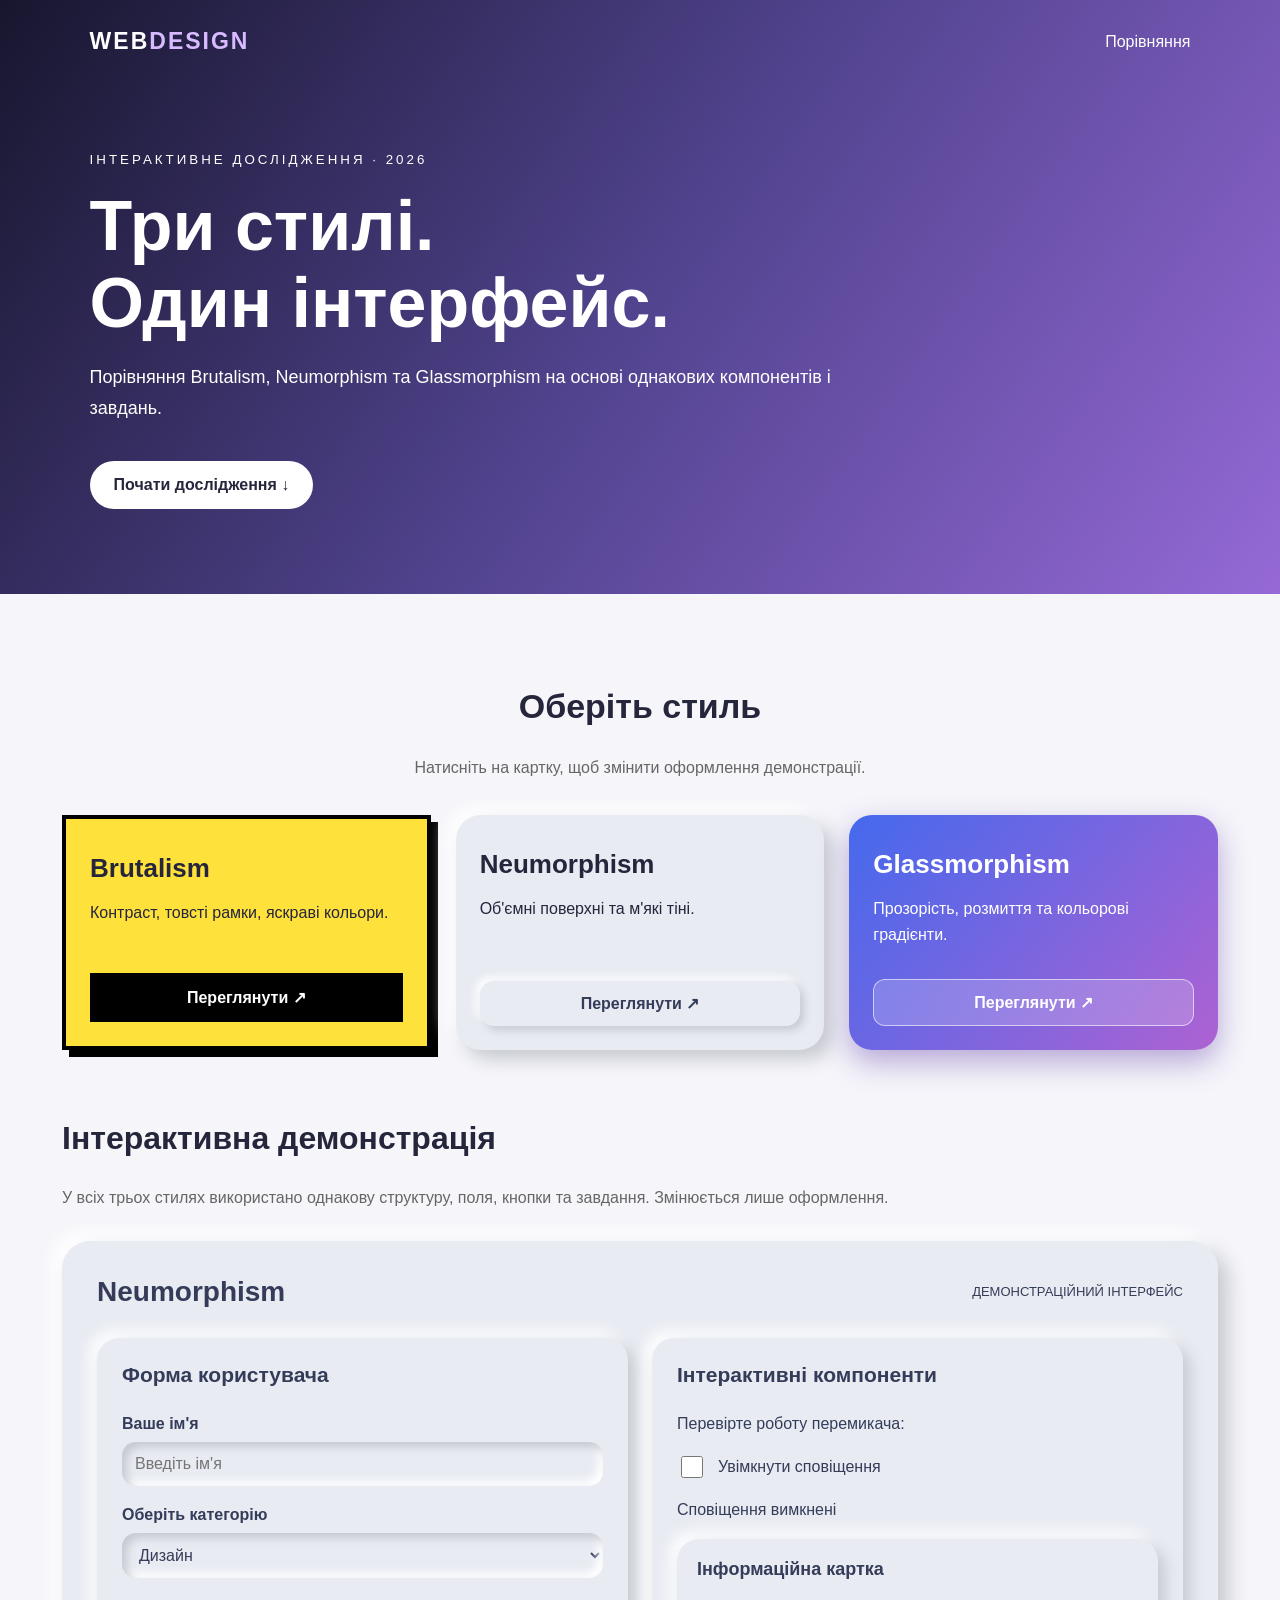
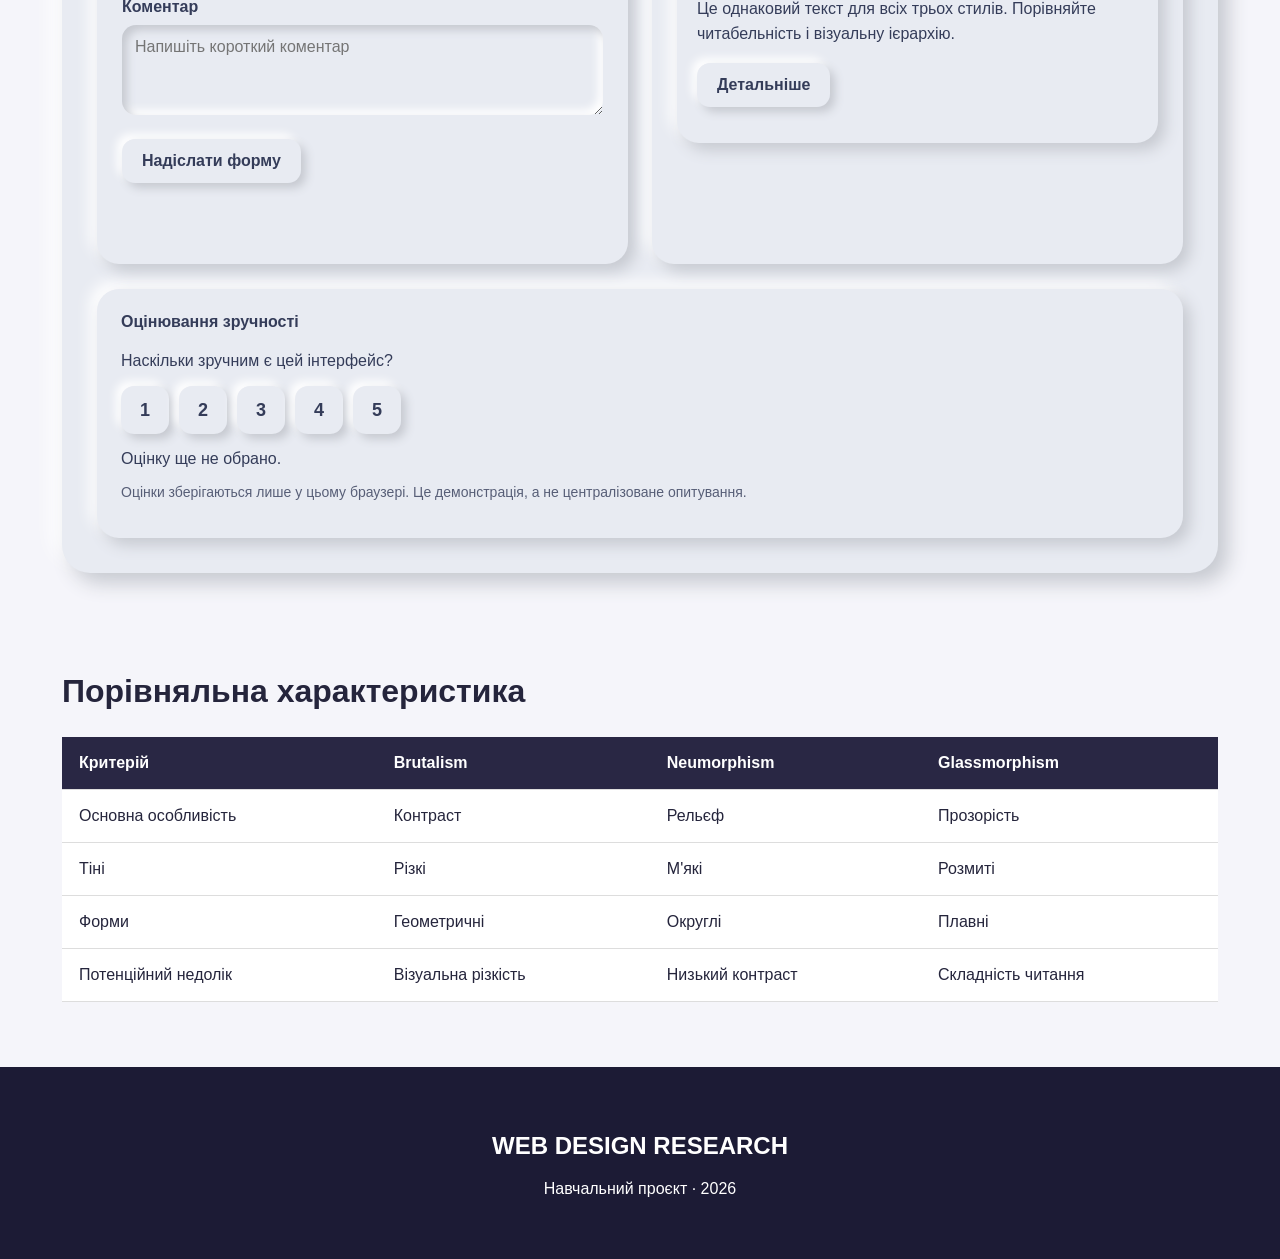
<file: index.html>
<!DOCTYPE html>
<html lang="uk">
<head>
<meta charset="UTF-8">
<meta name="viewport" content="width=device-width, initial-scale=1">
<title>Дослідження стилів вебдизайну</title>
<style>
* { box-sizing: border-box; }
html { scroll-behavior: smooth; }
body {
  margin: 0;
  font-family: Arial, sans-serif;
  background: #f5f5fa;
  color: #25253c;
}
button, input, select, textarea {
  font: inherit;
}
button { cursor: pointer; }
button:focus-visible, input:focus-visible,
select:focus-visible, textarea:focus-visible {
  outline: 3px solid #ed76b6;
  outline-offset: 3px;
}
header {
  background: linear-gradient(125deg,#17162e,#51438e,#9569d6);
  color: white;
  padding: 28px 7% 85px;
}
nav {
  display: flex;
  justify-content: space-between;
  align-items: center;
  gap: 20px;
}
.logo {
  font-size: 23px;
  font-weight: 900;
  letter-spacing: 2px;
}
.logo span { color: #d8baff; }
nav a { color: white; text-decoration: none; }
.hero { max-width: 760px; margin-top: 95px; }
.hero small { letter-spacing: 3px; }
.hero h1 {
  font-size: clamp(38px,6vw,70px);
  line-height: 1.1;
  margin: 20px 0;
}
.hero p { font-size: 18px; line-height: 1.7; }
.hero a {
  display: inline-block;
  margin-top: 20px;
  background: white;
  color: #25253c;
  padding: 15px 24px;
  border-radius: 30px;
  font-weight: bold;
  text-decoration: none;
}
main { max-width: 1200px; margin: auto; padding: 65px 22px; }
.section-heading { text-align: center; margin-bottom: 35px; }
.section-heading h2 { font-size: 34px; }
.section-heading p { color: #666; line-height: 1.6; }
.style-options {
  display: grid;
  grid-template-columns: repeat(3,1fr);
  gap: 25px;
  margin-bottom: 55px;
}
.option {
  min-height: 235px;
  padding: 24px;
  display: flex;
  flex-direction: column;
  justify-content: space-between;
  transition: transform .25s;
}
.option:hover { transform: translateY(-6px); }
.option h3 { font-size: 26px; margin: 10px 0; }
.option p { line-height: 1.6; }
.option button { padding: 13px 16px; font-weight: bold; }
.option.brutalism {
  background: #ffe13c;
  border: 4px solid black;
  box-shadow: 7px 7px black;
}
.option.brutalism button {
  background: black;
  color: white;
  border: 2px solid black;
}
.option.neumorphism {
  background: #e8ebf2;
  border-radius: 25px;
  box-shadow: 9px 9px 18px #c6c9d0,
             -9px -9px 18px white;
}
.option.neumorphism button {
  border: none;
  border-radius: 14px;
  color: #343c59;
  background: #e8ebf2;
  box-shadow: 4px 4px 8px #c6c9d0,
             -4px -4px 8px white;
}
.option.glassmorphism {
  background: linear-gradient(130deg,#4569ed,#ad62d2);
  border-radius: 23px;
  color: white;
  box-shadow: 0 12px 30px #b6a6d6;
}
.option.glassmorphism button {
  border: 1px solid #ffffff99;
  border-radius: 12px;
  color: white;
  background: #ffffff30;
  backdrop-filter: blur(15px);
}

/* ОДИН І ТОЙ САМИЙ ІНТЕРФЕЙС */
.demo-section { margin-top: 70px; }
.demo-section > h2 { font-size: 32px; }
.demo-section > p { color: #666; line-height: 1.7; }
.demo {
  --surface: #e8ebf2;
  --ink: #343c59;
  margin-top: 30px;
  padding: 35px;
  border-radius: 22px;
  color: var(--ink);
  background: var(--surface);
  transition: background .25s;
}
.demo-top {
  display: flex;
  justify-content: space-between;
  align-items: center;
  flex-wrap: wrap;
  gap: 12px;
  margin-bottom: 30px;
}
.demo-top h3 { font-size: 28px; margin: 0; }
.demo-top span { font-size: 13px; }
.demo-grid {
  display: grid;
  grid-template-columns: 1fr 1fr;
  gap: 24px;
}
.panel { padding: 25px; }
.panel h4 { margin-top: 0; font-size: 21px; }
.field { margin-bottom: 20px; }
.field label {
  display: block;
  margin-bottom: 9px;
  font-weight: bold;
}
.field input, .field select, .field textarea {
  width: 100%;
  padding: 13px;
  border: none;
  color: inherit;
  background: transparent;
}
.field textarea { min-height: 90px; resize: vertical; }
.action {
  padding: 13px 20px;
  font-weight: bold;
}
.switch-line {
  display: flex;
  align-items: center;
  gap: 12px;
  margin: 20px 0;
}
.switch-line input {
  width: 22px;
  height: 22px;
  accent-color: #6652bd;
}
.sample-card { padding: 20px; margin-top: 20px; }
.sample-card h5 { font-size: 18px; margin: 0 0 10px; }
.sample-card p { line-height: 1.6; }
.status { min-height: 24px; font-weight: bold; }
.rating { margin-top: 25px; padding: 24px; }
.rating h4 { margin-top: 0; }
.stars {
  display: flex;
  gap: 10px;
  flex-wrap: wrap;
  margin: 15px 0;
}
.stars button {
  width: 48px;
  height: 48px;
  font-weight: bold;
  font-size: 18px;
}
.stars button.selected { outline: 3px solid currentColor; }
.muted { opacity: .8; font-size: 14px; }

/* BRUTALISM */
.demo.brutalism {
  --surface: #ffe13c;
  --ink: #111;
  background: #ffe13c;
  border: 4px solid black;
  border-radius: 0;
  box-shadow: 9px 9px black;
}
.demo.brutalism .panel,
.demo.brutalism .sample-card,
.demo.brutalism .rating {
  background: #fff9d0;
  border: 3px solid black;
  border-radius: 0;
  box-shadow: 5px 5px black;
}
.demo.brutalism .field input,
.demo.brutalism .field select,
.demo.brutalism .field textarea {
  border: 3px solid black;
  background: white;
  border-radius: 0;
}
.demo.brutalism .action,
.demo.brutalism .stars button {
  background: black;
  color: white;
  border: 2px solid black;
  border-radius: 0;
}

/* NEUMORPHISM */
.demo.neumorphism {
  --surface: #e8ebf2;
  --ink: #343c59;
  background: #e8ebf2;
  border-radius: 28px;
  box-shadow: 10px 10px 20px #c6c9d0,
             -10px -10px 20px white;
}
.demo.neumorphism .panel,
.demo.neumorphism .sample-card,
.demo.neumorphism .rating {
  background: #e8ebf2;
  border-radius: 22px;
  box-shadow: 7px 7px 15px #c6c9d0,
             -7px -7px 15px white;
}
.demo.neumorphism .field input,
.demo.neumorphism .field select,
.demo.neumorphism .field textarea {
  border-radius: 14px;
  background: #e8ebf2;
  box-shadow: inset 5px 5px 9px #c6c9d0,
              inset -5px -5px 9px white;
}
.demo.neumorphism .action,
.demo.neumorphism .stars button {
  border: none;
  border-radius: 13px;
  color: #343c59;
  background: #e8ebf2;
  box-shadow: 5px 5px 10px #c6c9d0,
             -5px -5px 10px white;
}

/* GLASSMORPHISM */
.demo.glassmorphism {
  --ink: white;
  background:
    radial-gradient(circle at 85% 15%,#fca6df,transparent 35%),
    radial-gradient(circle at 10% 90%,#54d7e5,transparent 40%),
    linear-gradient(135deg,#4769e7,#9652c8);
  color: white;
  border: 1px solid #ffffff80;
  border-radius: 25px;
  box-shadow: 0 15px 35px #b6a6d6;
}
.demo.glassmorphism .panel,
.demo.glassmorphism .sample-card,
.demo.glassmorphism .rating {
  background: #ffffff25;
  border: 1px solid #ffffff75;
  border-radius: 20px;
  backdrop-filter: blur(18px);
  -webkit-backdrop-filter: blur(18px);
  box-shadow: 0 10px 25px #24204430;
}
.demo.glassmorphism .field input,
.demo.glassmorphism .field select,
.demo.glassmorphism .field textarea {
  background: #ffffff28;
  border: 1px solid #ffffff88;
  border-radius: 12px;
  color: white;
}
.demo.glassmorphism input::placeholder,
.demo.glassmorphism textarea::placeholder {
  color: #f2eaff;
}
.demo.glassmorphism select option { color: #222; }
.demo.glassmorphism .action,
.demo.glassmorphism .stars button {
  color: white;
  background: #ffffff30;
  border: 1px solid #ffffff99;
  border-radius: 12px;
  backdrop-filter: blur(12px);
}

/* ПОРІВНЯННЯ */
.comparison { margin-top: 100px; }
.comparison h2 { font-size: 32px; }
.table-wrap { overflow-x: auto; }
table {
  width: 100%;
  border-collapse: collapse;
  background: white;
}
th, td {
  padding: 17px;
  border-bottom: 1px solid #ddd;
  text-align: left;
}
th { background: #292744; color: white; }
footer {
  padding: 45px 20px;
  background: #1c1b35;
  color: white;
  text-align: center;
}
@media(max-width:850px) {
  .style-options, .demo-grid { grid-template-columns: 1fr; }
  .demo { padding: 18px; }
  .hero { margin-top: 65px; }
}
</style>
</head>
<body>

<header>
  <nav>
    <div class="logo">WEB<span>DESIGN</span></div>
    <a href="#comparison">Порівняння</a>
  </nav>
  <div class="hero">
    <small>ІНТЕРАКТИВНЕ ДОСЛІДЖЕННЯ · 2026</small>
    <h1>Три стилі.<br>Один інтерфейс.</h1>
    <p>
      Порівняння Brutalism, Neumorphism та Glassmorphism
      на основі однакових компонентів і завдань.
    </p>
    <a href="#styles">Почати дослідження ↓</a>
  </div>
</header>

<main>
  <section id="styles">
    <div class="section-heading">
      <h2>Оберіть стиль</h2>
      <p>Натисніть на картку, щоб змінити оформлення демонстрації.</p>
    </div>
    <div class="style-options">
      <article class="option brutalism">
        <div>
          <h3>Brutalism</h3>
          <p>Контраст, товсті рамки, яскраві кольори.</p>
        </div>
        <button onclick="changeStyle('brutalism')">
          Переглянути ↗
        </button>
      </article>
      <article class="option neumorphism">
        <div>
          <h3>Neumorphism</h3>
          <p>Об'ємні поверхні та м'які тіні.</p>
        </div>
        <button onclick="changeStyle('neumorphism')">
          Переглянути ↗
        </button>
      </article>
      <article class="option glassmorphism">
        <div>
          <h3>Glassmorphism</h3>
          <p>Прозорість, розмиття та кольорові градієнти.</p>
        </div>
        <button onclick="changeStyle('glassmorphism')">
          Переглянути ↗
        </button>
      </article>
    </div>
  </section>

  <section class="demo-section" id="demonstration">
    <h2>Інтерактивна демонстрація</h2>
    <p>
      У всіх трьох стилях використано однакову структуру,
      поля, кнопки та завдання. Змінюється лише оформлення.
    </p>

    <div class="demo neumorphism" id="demo">
      <div class="demo-top">
        <h3 id="current-style">Neumorphism</h3>
        <span>ДЕМОНСТРАЦІЙНИЙ ІНТЕРФЕЙС</span>
      </div>

      <div class="demo-grid">
        <div class="panel">
          <h4>Форма користувача</h4>
          <form id="test-form">
            <div class="field">
              <label for="username">Ваше ім'я</label>
              <input id="username" type="text"
                     placeholder="Введіть ім'я" required>
            </div>
            <div class="field">
              <label for="category">Оберіть категорію</label>
              <select id="category">
                <option value="Дизайн">Дизайн</option>
                <option value="Технології">Технології</option>
                <option value="Освіта">Освіта</option>
              </select>
            </div>
            <div class="field">
              <label for="comment">Коментар</label>
              <textarea id="comment"
                placeholder="Напишіть короткий коментар"></textarea>
            </div>
            <button class="action" type="submit">
              Надіслати форму
            </button>
          </form>
          <p class="status" id="form-status" aria-live="polite"></p>
        </div>

        <div class="panel">
          <h4>Інтерактивні компоненти</h4>
          <p>Перевірте роботу перемикача:</p>
          <label class="switch-line">
            <input id="toggle" type="checkbox">
            <span>Увімкнути сповіщення</span>
          </label>
          <p id="toggle-status" aria-live="polite">
            Сповіщення вимкнені
          </p>

          <div class="sample-card">
            <h5>Інформаційна картка</h5>
            <p>
              Це однаковий текст для всіх трьох стилів.
              Порівняйте читабельність і візуальну ієрархію.
            </p>
            <button class="action" type="button"
                    onclick="cardAction()">
              Детальніше
            </button>
            <p id="card-status" aria-live="polite"></p>
          </div>
        </div>
      </div>

      <div class="rating">
        <h4>Оцінювання зручності</h4>
        <p>Наскільки зручним є цей інтерфейс?</p>
        <div class="stars" id="rating-buttons">
          <button type="button" onclick="rate(1)">1</button>
          <button type="button" onclick="rate(2)">2</button>
          <button type="button" onclick="rate(3)">3</button>
          <button type="button" onclick="rate(4)">4</button>
          <button type="button" onclick="rate(5)">5</button>
        </div>
        <p id="rating-status" aria-live="polite">
          Оцінку ще не обрано.
        </p>
        <p class="muted">
          Оцінки зберігаються лише у цьому браузері.
          Це демонстрація, а не централізоване опитування.
        </p>
      </div>
    </div>
  </section>

  <section class="comparison" id="comparison">
    <h2>Порівняльна характеристика</h2>
    <div class="table-wrap">
      <table>
        <thead>
          <tr>
            <th>Критерій</th>
            <th>Brutalism</th>
            <th>Neumorphism</th>
            <th>Glassmorphism</th>
          </tr>
        </thead>
        <tbody>
          <tr>
            <td>Основна особливість</td>
            <td>Контраст</td>
            <td>Рельєф</td>
            <td>Прозорість</td>
          </tr>
          <tr>
            <td>Тіні</td>
            <td>Різкі</td>
            <td>М'які</td>
            <td>Розмиті</td>
          </tr>
          <tr>
            <td>Форми</td>
            <td>Геометричні</td>
            <td>Округлі</td>
            <td>Плавні</td>
          </tr>
          <tr>
            <td>Потенційний недолік</td>
            <td>Візуальна різкість</td>
            <td>Низький контраст</td>
            <td>Складність читання</td>
          </tr>
        </tbody>
      </table>
    </div>
  </section>
</main>

<footer>
  <h2>WEB DESIGN RESEARCH</h2>
  <p>Навчальний проєкт · 2026</p>
</footer>

<script>
const names = {
  brutalism: "Brutalism",
  neumorphism: "Neumorphism",
  glassmorphism: "Glassmorphism"
};

let currentStyle = "neumorphism";
const ratings = {};

function changeStyle(style) {
  currentStyle = style;

  const demo = document.getElementById("demo");
  demo.className = "demo " + style;

  document.getElementById("current-style").textContent =
    names[style];

  document.getElementById("form-status").textContent = "";
  document.getElementById("card-status").textContent = "";

  updateRating();

  document.getElementById("demonstration")
    .scrollIntoView({behavior:"smooth"});
}

document.getElementById("test-form")
  .addEventListener("submit", function(event) {
    event.preventDefault();

    const name = document.getElementById("username").value;
    const category = document.getElementById("category").value;

    document.getElementById("form-status").textContent =
      "Форму перевірено! " + name +
      ", обрана категорія: " + category + ".";
  });

document.getElementById("toggle")
  .addEventListener("change", function() {
    document.getElementById("toggle-status").textContent =
      this.checked
      ? "Сповіщення увімкнені"
      : "Сповіщення вимкнені";
  });

function cardAction() {
  document.getElementById("card-status").textContent =
    "Кнопка працює!";
}

function rate(value) {
  ratings[currentStyle] = value;
  try {
    localStorage.setItem(
      "webdesign-rating-" + currentStyle,
      String(value)
    );
  } catch (error) {
    // Сайт працює і без локального збереження.
  }
  updateRating();
}

function updateRating() {
  let value = ratings[currentStyle];

  if (value === undefined) {
    try {
      value = Number(localStorage.getItem(
        "webdesign-rating-" + currentStyle
      )) || 0;
    } catch (error) {
      value = 0;
    }
  }

  document.querySelectorAll("#rating-buttons button")
    .forEach(function(button, index) {
      button.classList.toggle(
        "selected", index + 1 === value
      );
      button.setAttribute(
        "aria-pressed", String(index + 1 === value)
      );
    });

  document.getElementById("rating-status").textContent =
    value
    ? "Ваша оцінка для " + names[currentStyle] +
      ": " + value + " із 5"
    : "Оцінку ще не обрано.";
}

updateRating();
</script>
</body>
</html>
</file>
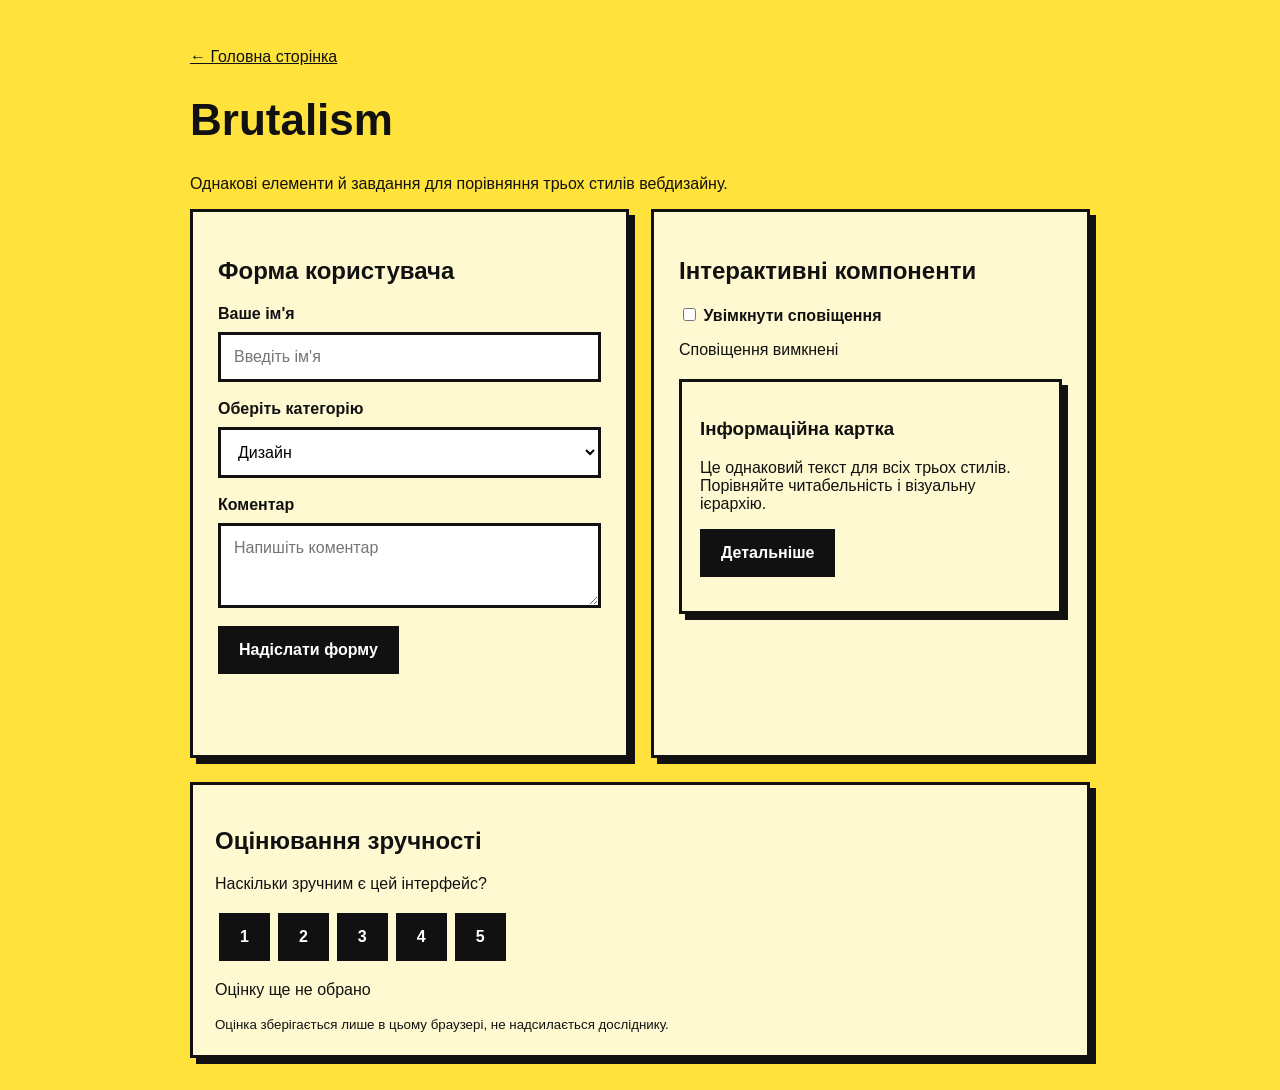
<file: brutalism.html>
<!doctype html><html lang="uk"><head><meta charset="utf-8"><meta name="viewport" content="width=device-width,initial-scale=1"><title>Brutalism — демонстрація</title><style>
*{box-sizing:border-box}body{margin:0;font-family:Arial,sans-serif;min-height:100vh;padding:32px 18px;background:#ffe23c;color:#111}main{max-width:900px;margin:auto}a{color:inherit}h1{font-size:clamp(28px,5vw,44px)}.layout{display:grid;grid-template-columns:1fr 1fr;gap:22px}.panel{padding:25px;background:#fff9d1;border:3px solid #111;box-shadow:6px 6px 0 #111}input:not([type=checkbox]),select,textarea{display:block;width:100%;padding:13px;margin:9px 0 18px;font:inherit;border:3px solid #111;background:#fff;border-radius:0}textarea{min-height:85px}label{font-weight:600}button{padding:12px 18px;cursor:pointer;font:inherit;font-weight:bold;background:#111;color:#fff;border:3px solid #111;border-radius:0}.notice{min-height:24px}.sample{margin-top:20px;padding:18px;background:#fff9d1;border:3px solid #111;box-shadow:6px 6px 0 #111}.rating{margin-top:24px;padding:22px;background:#fff9d1;border:3px solid #111;box-shadow:6px 6px 0 #111}.rating button{margin:4px}.rating button[aria-pressed=true]{outline:3px solid currentColor;outline-offset:3px}button:focus-visible,input:focus-visible,select:focus-visible,textarea:focus-visible{outline:3px solid #ff5e83;outline-offset:3px}@media(max-width:650px){.layout{grid-template-columns:1fr}}
</style></head><body><main><p><a href="index.html">← Головна сторінка</a></p><h1>Brutalism</h1><p>Однакові елементи й завдання для порівняння трьох стилів вебдизайну.</p><div class="layout"><section class="panel"><h2>Форма користувача</h2><form id="form"><label for="name">Ваше ім'я</label><input id="name" required placeholder="Введіть ім'я"><label for="category">Оберіть категорію</label><select id="category"><option>Дизайн</option><option>Технології</option><option>Освіта</option></select><label for="comment">Коментар</label><textarea id="comment" placeholder="Напишіть коментар"></textarea><button>Надіслати форму</button></form><p class="notice" id="status" aria-live="polite"></p></section><section class="panel"><h2>Інтерактивні компоненти</h2><label><input id="toggle" type="checkbox"> Увімкнути сповіщення</label><p id="toggle-status" aria-live="polite">Сповіщення вимкнені</p><div class="sample"><h3>Інформаційна картка</h3><p>Це однаковий текст для всіх трьох стилів. Порівняйте читабельність і візуальну ієрархію.</p><button type="button" id="details">Детальніше</button><p id="details-status" aria-live="polite"></p></div></section></div><section class="rating"><h2>Оцінювання зручності</h2><p>Наскільки зручним є цей інтерфейс?</p><div id="scores"><button type="button" data-score="1" aria-pressed="false">1</button><button type="button" data-score="2" aria-pressed="false">2</button><button type="button" data-score="3" aria-pressed="false">3</button><button type="button" data-score="4" aria-pressed="false">4</button><button type="button" data-score="5" aria-pressed="false">5</button></div><p id="rating-status" aria-live="polite">Оцінку ще не обрано</p><small>Оцінка зберігається лише в цьому браузері, не надсилається досліднику.</small></section></main><script>
document.getElementById('form').addEventListener('submit',e=>{e.preventDefault();document.getElementById('status').textContent='Форму перевірено! '+document.getElementById('name').value;});document.getElementById('toggle').addEventListener('change',e=>{document.getElementById('toggle-status').textContent=e.target.checked?'Сповіщення увімкнені':'Сповіщення вимкнені';});document.getElementById('details').addEventListener('click',()=>{document.getElementById('details-status').textContent='Кнопка працює!';});const key='webdesign-rating-brutalism';let selected=0;try{selected=Number(localStorage.getItem(key))||0}catch(e){}function refresh(){document.querySelectorAll('#scores button').forEach(b=>b.setAttribute('aria-pressed',String(Number(b.dataset.score)===selected)));document.getElementById('rating-status').textContent=selected?'Ваша оцінка: '+selected+' із 5':'Оцінку ще не обрано';}document.querySelectorAll('#scores button').forEach(b=>b.addEventListener('click',()=>{selected=Number(b.dataset.score);try{localStorage.setItem(key,String(selected))}catch(e){}refresh();}));refresh();
</script></body></html>
</file>
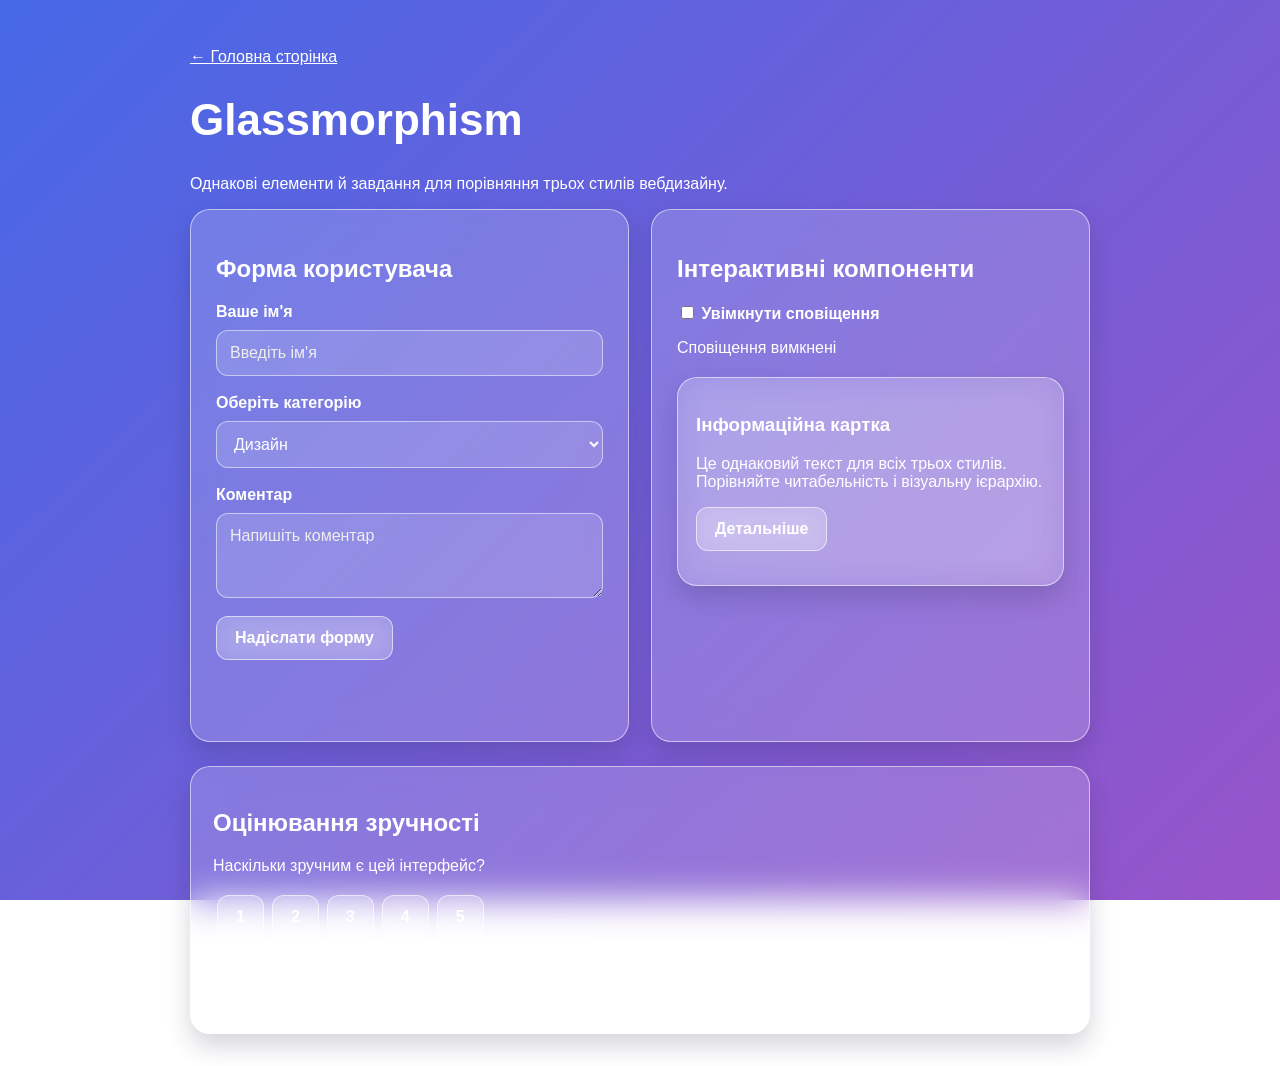
<file: glassmorphism.html>
<!doctype html><html lang="uk"><head><meta charset="utf-8"><meta name="viewport" content="width=device-width,initial-scale=1"><title>Glassmorphism — демонстрація</title><style>
*{box-sizing:border-box}body{margin:0;font-family:Arial,sans-serif;min-height:100vh;padding:32px 18px;background:linear-gradient(135deg,#4668e7,#9854c9) fixed;color:#fff}main{max-width:900px;margin:auto}a{color:inherit}h1{font-size:clamp(28px,5vw,44px)}.layout{display:grid;grid-template-columns:1fr 1fr;gap:22px}.panel{padding:25px;background:rgba(255,255,255,.17);border:1px solid rgba(255,255,255,.55);border-radius:20px;backdrop-filter:blur(18px);-webkit-backdrop-filter:blur(18px);box-shadow:0 12px 25px #24204430}input:not([type=checkbox]),select,textarea{display:block;width:100%;padding:13px;margin:9px 0 18px;font:inherit;border:1px solid #ffffff88;border-radius:12px;background:#ffffff24;color:white}textarea{min-height:85px}label{font-weight:600}button{padding:12px 18px;cursor:pointer;font:inherit;font-weight:bold;color:white;background:#ffffff30;border:1px solid #ffffff99;border-radius:12px;backdrop-filter:blur(12px)}.notice{min-height:24px}.sample{margin-top:20px;padding:18px;background:rgba(255,255,255,.17);border:1px solid rgba(255,255,255,.55);border-radius:20px;backdrop-filter:blur(18px);-webkit-backdrop-filter:blur(18px);box-shadow:0 12px 25px #24204430}.rating{margin-top:24px;padding:22px;background:rgba(255,255,255,.17);border:1px solid rgba(255,255,255,.55);border-radius:20px;backdrop-filter:blur(18px);-webkit-backdrop-filter:blur(18px);box-shadow:0 12px 25px #24204430}.rating button{margin:4px}.rating button[aria-pressed=true]{outline:3px solid currentColor;outline-offset:3px}button:focus-visible,input:focus-visible,select:focus-visible,textarea:focus-visible{outline:3px solid #ff5e83;outline-offset:3px}@media(max-width:650px){.layout{grid-template-columns:1fr}}input::placeholder,textarea::placeholder{color:#eee}select option{color:#222}
</style></head><body><main><p><a href="index.html">← Головна сторінка</a></p><h1>Glassmorphism</h1><p>Однакові елементи й завдання для порівняння трьох стилів вебдизайну.</p><div class="layout"><section class="panel"><h2>Форма користувача</h2><form id="form"><label for="name">Ваше ім'я</label><input id="name" required placeholder="Введіть ім'я"><label for="category">Оберіть категорію</label><select id="category"><option>Дизайн</option><option>Технології</option><option>Освіта</option></select><label for="comment">Коментар</label><textarea id="comment" placeholder="Напишіть коментар"></textarea><button>Надіслати форму</button></form><p class="notice" id="status" aria-live="polite"></p></section><section class="panel"><h2>Інтерактивні компоненти</h2><label><input id="toggle" type="checkbox"> Увімкнути сповіщення</label><p id="toggle-status" aria-live="polite">Сповіщення вимкнені</p><div class="sample"><h3>Інформаційна картка</h3><p>Це однаковий текст для всіх трьох стилів. Порівняйте читабельність і візуальну ієрархію.</p><button type="button" id="details">Детальніше</button><p id="details-status" aria-live="polite"></p></div></section></div><section class="rating"><h2>Оцінювання зручності</h2><p>Наскільки зручним є цей інтерфейс?</p><div id="scores"><button type="button" data-score="1" aria-pressed="false">1</button><button type="button" data-score="2" aria-pressed="false">2</button><button type="button" data-score="3" aria-pressed="false">3</button><button type="button" data-score="4" aria-pressed="false">4</button><button type="button" data-score="5" aria-pressed="false">5</button></div><p id="rating-status" aria-live="polite">Оцінку ще не обрано</p><small>Оцінка зберігається лише в цьому браузері, не надсилається досліднику.</small></section></main><script>
document.getElementById('form').addEventListener('submit',e=>{e.preventDefault();document.getElementById('status').textContent='Форму перевірено! '+document.getElementById('name').value;});document.getElementById('toggle').addEventListener('change',e=>{document.getElementById('toggle-status').textContent=e.target.checked?'Сповіщення увімкнені':'Сповіщення вимкнені';});document.getElementById('details').addEventListener('click',()=>{document.getElementById('details-status').textContent='Кнопка працює!';});const key='webdesign-rating-glassmorphism';let selected=0;try{selected=Number(localStorage.getItem(key))||0}catch(e){}function refresh(){document.querySelectorAll('#scores button').forEach(b=>b.setAttribute('aria-pressed',String(Number(b.dataset.score)===selected)));document.getElementById('rating-status').textContent=selected?'Ваша оцінка: '+selected+' із 5':'Оцінку ще не обрано';}document.querySelectorAll('#scores button').forEach(b=>b.addEventListener('click',()=>{selected=Number(b.dataset.score);try{localStorage.setItem(key,String(selected))}catch(e){}refresh();}));refresh();
</script></body></html>
</file>
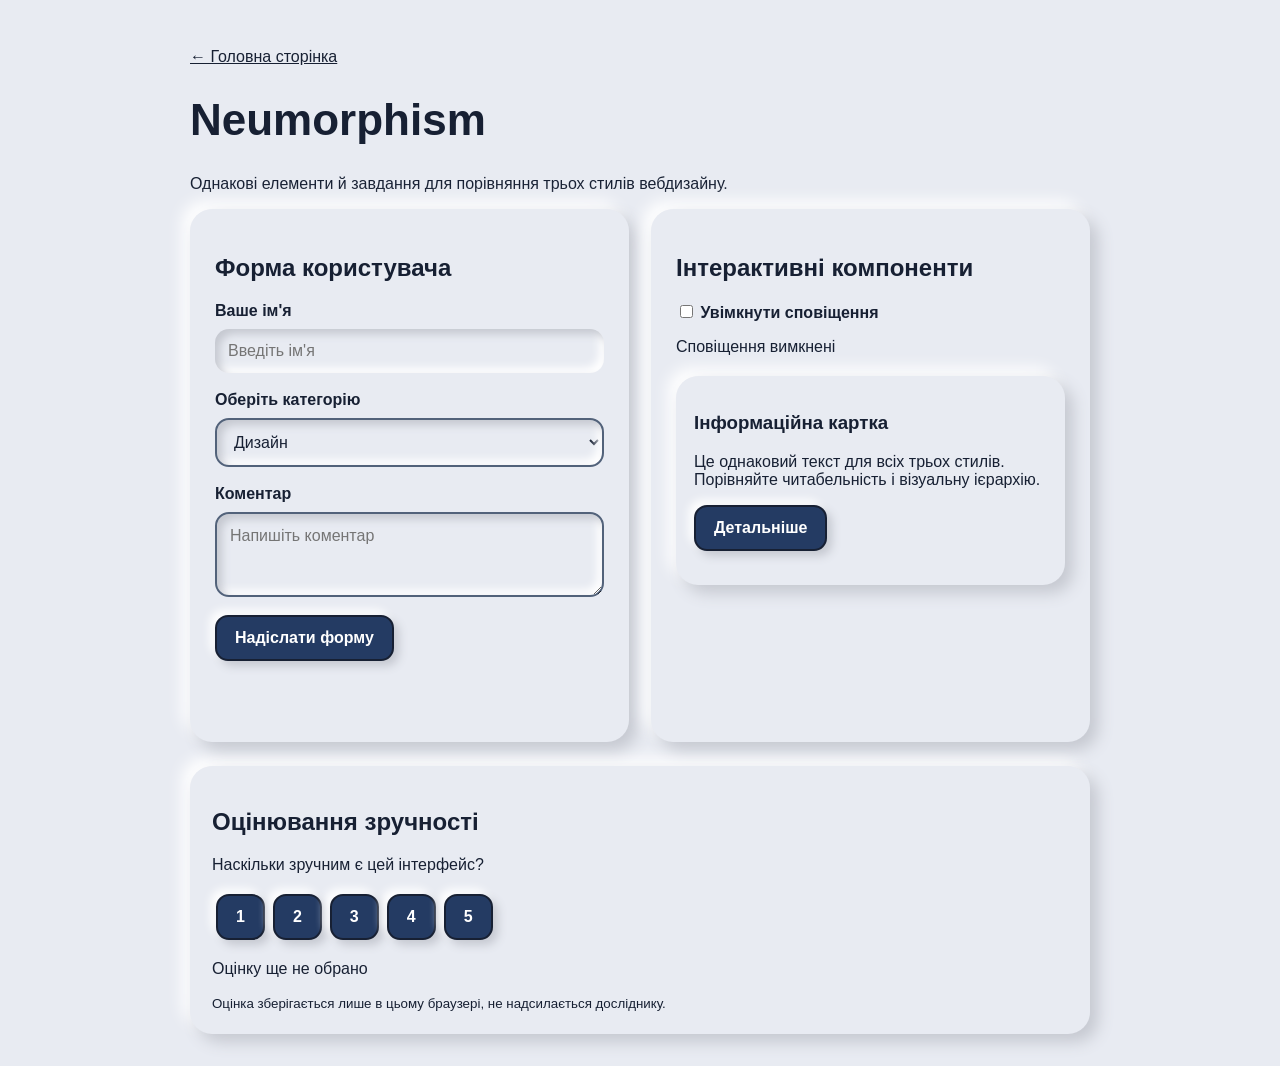
<file: neumorphism.html>
<!doctype html><html lang="uk"><head><meta charset="utf-8"><meta name="viewport" content="width=device-width,initial-scale=1"><title>Neumorphism — демонстрація</title><style>
*{box-sizing:border-box}body{margin:0;font-family:Arial,sans-serif;min-height:100vh;padding:32px 18px;background:#e8ebf2;color:#343c59}main{max-width:900px;margin:auto}a{color:inherit}h1{font-size:clamp(28px,5vw,44px)}.layout{display:grid;grid-template-columns:1fr 1fr;gap:22px}.panel{padding:25px;background:#e8ebf2;border-radius:22px;box-shadow:8px 8px 16px #c5c8d0,-8px -8px 16px #fff}input:not([type=checkbox]),select,textarea{display:block;width:100%;padding:13px;margin:9px 0 18px;font:inherit;border:0;border-radius:14px;background:#e8ebf2;box-shadow:inset 5px 5px 9px #c5c8d0,inset -5px -5px 9px #fff}textarea{min-height:85px}label{font-weight:600}button{padding:12px 18px;cursor:pointer;font:inherit;font-weight:bold;border:0;border-radius:13px;color:#343c59;background:#e8ebf2;box-shadow:5px 5px 10px #c5c8d0,-5px -5px 10px #fff}.notice{min-height:24px}.sample{margin-top:20px;padding:18px;background:#e8ebf2;border-radius:22px;box-shadow:8px 8px 16px #c5c8d0,-8px -8px 16px #fff}.rating{margin-top:24px;padding:22px;background:#e8ebf2;border-radius:22px;box-shadow:8px 8px 16px #c5c8d0,-8px -8px 16px #fff}.rating button{margin:4px}.rating button[aria-pressed=true]{outline:3px solid currentColor;outline-offset:3px}button:focus-visible,input:focus-visible,select:focus-visible,textarea:focus-visible{outline:3px solid #ff5e83;outline-offset:3px}@media(max-width:650px){.layout{grid-template-columns:1fr}}
</style></head><body><main><p><a href="index.html">← Головна сторінка</a></p><h1>Neumorphism</h1><p>Однакові елементи й завдання для порівняння трьох стилів вебдизайну.</p><div class="layout"><section class="panel"><h2>Форма користувача</h2><form id="form"><label for="name">Ваше ім'я</label><input id="name" required placeholder="Введіть ім'я"><label for="category">Оберіть категорію</label><select id="category"><option>Дизайн</option><option>Технології</option><option>Освіта</option></select><label for="comment">Коментар</label><textarea id="comment" placeholder="Напишіть коментар"></textarea><button>Надіслати форму</button></form><p class="notice" id="status" aria-live="polite"></p></section><section class="panel"><h2>Інтерактивні компоненти</h2><label><input id="toggle" type="checkbox"> Увімкнути сповіщення</label><p id="toggle-status" aria-live="polite">Сповіщення вимкнені</p><div class="sample"><h3>Інформаційна картка</h3><p>Це однаковий текст для всіх трьох стилів. Порівняйте читабельність і візуальну ієрархію.</p><button type="button" id="details">Детальніше</button><p id="details-status" aria-live="polite"></p></div></section></div><section class="rating"><h2>Оцінювання зручності</h2><p>Наскільки зручним є цей інтерфейс?</p><div id="scores"><button type="button" data-score="1" aria-pressed="false">1</button><button type="button" data-score="2" aria-pressed="false">2</button><button type="button" data-score="3" aria-pressed="false">3</button><button type="button" data-score="4" aria-pressed="false">4</button><button type="button" data-score="5" aria-pressed="false">5</button></div><p id="rating-status" aria-live="polite">Оцінку ще не обрано</p><small>Оцінка зберігається лише в цьому браузері, не надсилається досліднику.</small></section></main><script>
document.getElementById('form').addEventListener('submit',e=>{e.preventDefault();document.getElementById('status').textContent='Форму перевірено! '+document.getElementById('name').value;});document.getElementById('toggle').addEventListener('change',e=>{document.getElementById('toggle-status').textContent=e.target.checked?'Сповіщення увімкнені':'Сповіщення вимкнені';});document.getElementById('details').addEventListener('click',()=>{document.getElementById('details-status').textContent='Кнопка працює!';});const key='webdesign-rating-neumorphism';let selected=0;try{selected=Number(localStorage.getItem(key))||0}catch(e){}function refresh(){document.querySelectorAll('#scores button').forEach(b=>b.setAttribute('aria-pressed',String(Number(b.dataset.score)===selected)));document.getElementById('rating-status').textContent=selected?'Ваша оцінка: '+selected+' із 5':'Оцінку ще не обрано';}document.querySelectorAll('#scores button').forEach(b=>b.addEventListener('click',()=>{selected=Number(b.dataset.score);try{localStorage.setItem(key,String(selected))}catch(e){}refresh();}));refresh();
</script></body></html>
<style>
/* Покращення доступності */
body {
  color: #172033;
}

input, select, textarea {
  color: #172033;
  border: 2px solid #52627a;
}

button {
  color: #ffffff;
  background-color: #243b63;
  border: 2px solid #172033;
  cursor: pointer;
}

button:focus-visible,
input:focus-visible,
select:focus-visible,
textarea:focus-visible {
  outline: 3px solid #ff9900;
  outline-offset: 3px;
}
</style>
</file>
